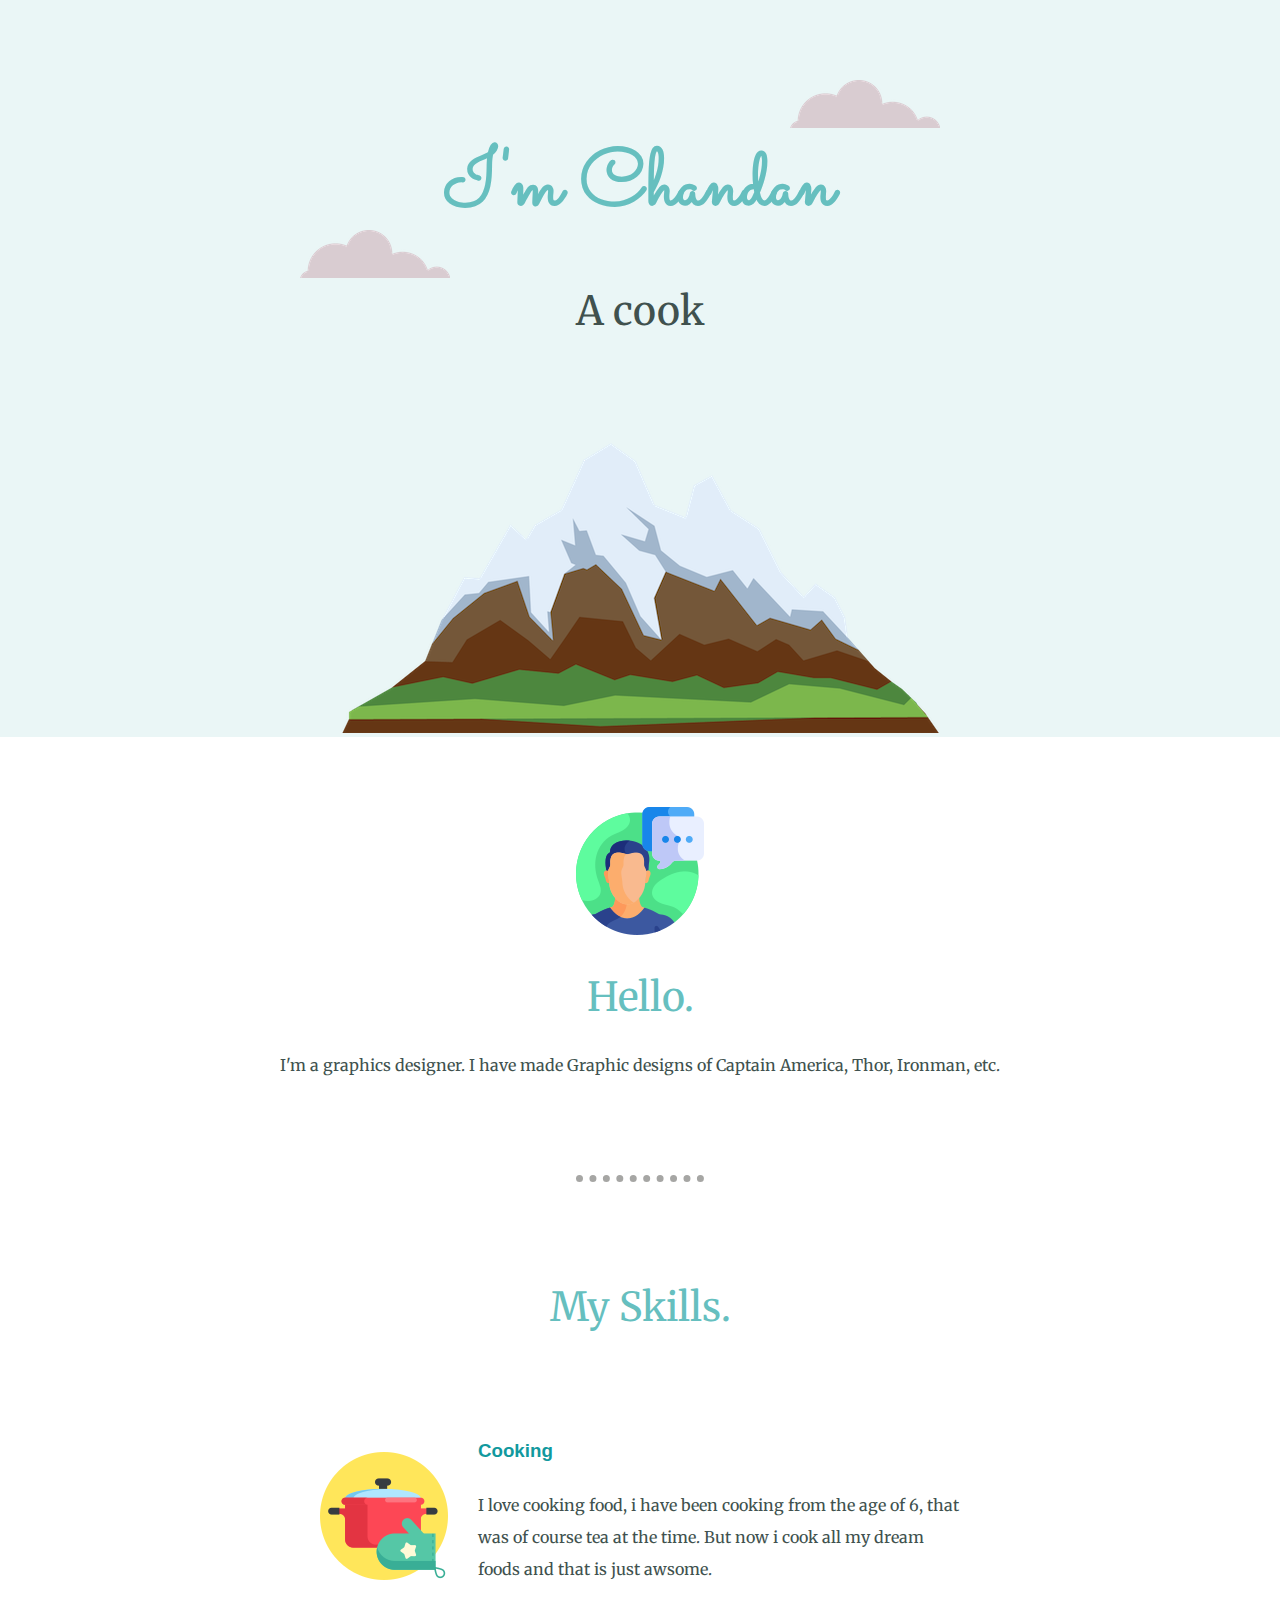
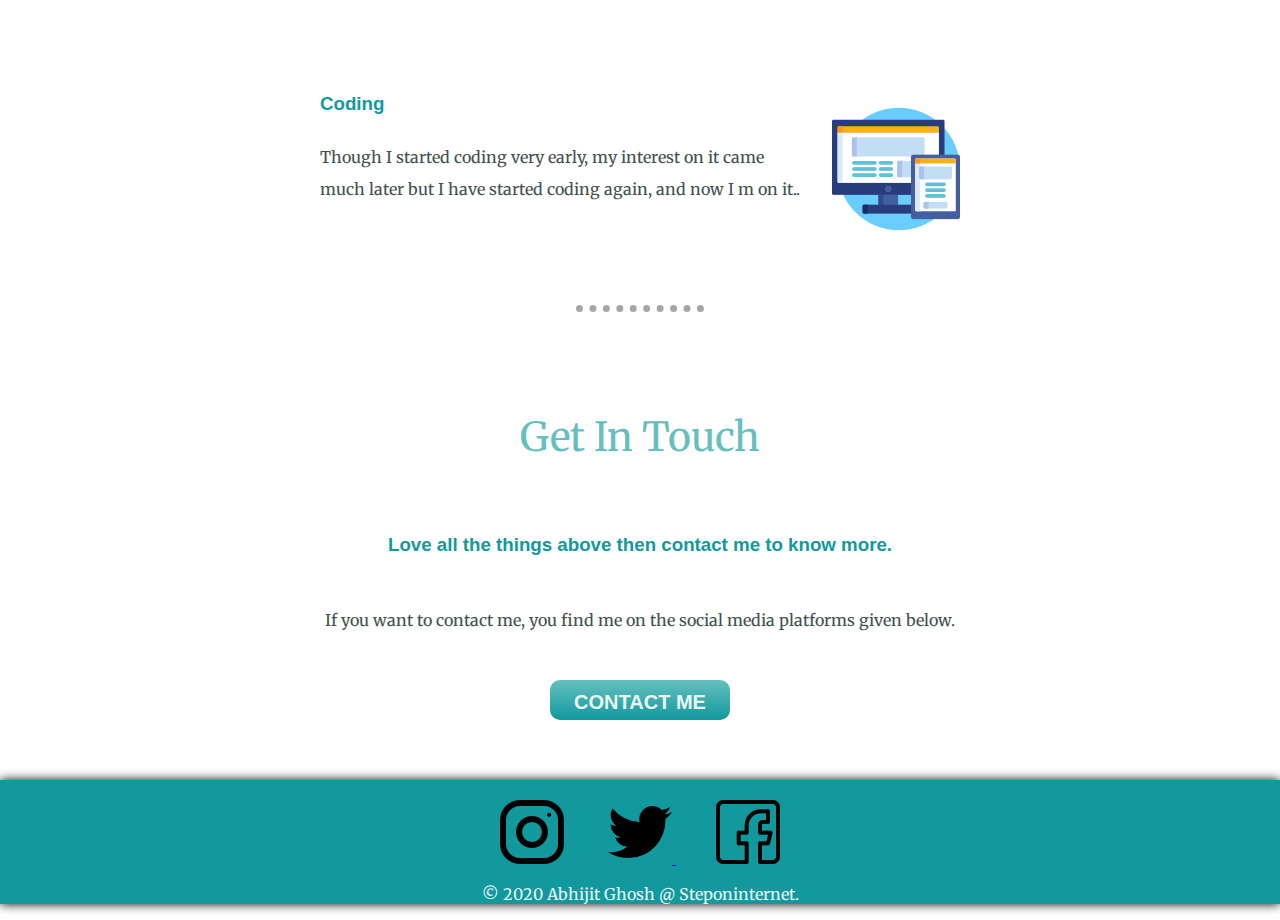
<file: index.html>
<!DOCTYPE html>
<html>

<head>
  <meta charset="utf-8">
  <title>Abhijit</title>
  <link rel="stylesheet" href="sundor/style.css">
  <link rel="icon" href="favicon.ico">
  <link href="https://fonts.googleapis.com/css2?family=Merriweather:ital@1&family=Sacramento&display=swap" rel="stylesheet">
</head>

<body>
  <div class="lineone">
    <img class="cloud1" src="images/cloud.png" alt="cloud image">
    <h1>I'm Chandan</h1>
    <h2>
      <p class="line">
       A cook
      </p>
    </h2>

    <img class="cloud2" src="images/cloud.png" alt="cloud image">
    <img class="mountain" src="images/mountain.png" alt="mountain image">

  </div>
  <div class="linetwo">


    <div class="profile">
      <img src="images/1.png" alt="profile image">
      <h2>Hello.</h2>
      <p>I'm a graphics designer. I have made Graphic designs of Captain America, Thor, Ironman, etc.</p>
    </div>
    <hr>
    <div class="skills">
      <h2>My Skills.</h2>
      <div class="skill-row">
        <img class="pot" src="images/pot.png" alt="skill image 1">
        <h3>Cooking</h3>
        <p class="cook-dis">I love cooking food, i have been cooking from the age of 6, that was of course tea at the time.
          But now i cook all my dream foods and that is just awsome.</p>
      </div>
      <div class="skill-row">
        <img class="comp" src="images/comp.png" alt="skill image 2">
        <h3>Coding</h3>
        <p class="comp-dis">Though I started coding very early, my interest on it came much later but I have started coding again, and now I m on it..</p>
      </div>
    </div>
    <hr>
    <div class="contact-me">
      <h2>Get In Touch</h2>
      <br>
      <h3>Love all the things above then contact me to know more.</h3>
      <br>
      <p>If you want to contact me, you find me on the social media platforms given below.</p>

      <div class="c">
        <a class="btn" href="mycontact.html">
          <button class="button" type="button">
            <h3 class="text">CONTACT ME</h3>
          </button>
        </a>
      </div>

    </div>
    <br>
  </div>

  <div class="rule">
    <br>

    <div class="linethree">
      <a class="footer-link-i" href="https://www.instagram.com"><img src="images/i.png" alt="insta link"></a>
      <a class="footer-link-t" href="https://www.twitter.com"><img src="images/t.png" alt="twitter link" </a>
        <a class="footer-link-f" href="https://www.facebook.com"><img src="images/fb.png" alt="facebook link"></a>
        <p class="footer1">© 2020 Abhijit Ghosh @ Steponinternet.</p>
    </div>
  </div>

</body>

</html>
</file>
<file: sundor/style.css>
body {
  margin: 0;
  text-align: center;
  font-family: "merriweather", serif;
}

.lineone {
  margin: 0 auto 0 auto;
  background-color: #eaf6f6;
  position: relative;
  padding-top: 90px;
}

.cloud1 {
  position: absolute;
  top: 80px;
  right: 340px;
}

.cloud2 {
  position: absolute;
  top: 230px;
  left: 300px;
}
h1 {
  font-size: 5rem;
  font-family: 'Sacramento', cursive;
  margin: 40px auto 0 auto;
  color: #66bfbf;
}
h2{
  font-size: 2.5rem;
  color: #66bfbf;
  font-weight: normal;
}
.line{
  font-weight: normal;
}
.linetwo{
  margin-top: 70px;
}
h3{
  color: #11999e;
    font-family: sans-serif;
    font-style: normal;
}
p {
  font-family: "merriweather", serif;
  color: #40514e;
}
.skill-row{
  width: 50%;
  margin: 100px auto 100px auto;
  text-align: left;
  line-height: 2;
}
.pot{
  float: left;
  margin-right: 30px;
  margin-top: 20px;
}
.comp{
  margin-left: 30px;
  float: right;
    margin-top: 20px;
}
.footer-link-t{
  padding-left: 40px;
  padding-right: 40px;

}
hr {

  border-style: dotted none none;
  border-color: #a6a6a4;
  border-width: 7px;
  width: 10%;
  margin: 100px auto 100px auto;

}
.rule{
  background-color: #11999e;
  box-shadow: 0 0 10px 0;
}
.button{
  background:linear-gradient(#66bfbf, #11999e);
  border-radius: 10px;
  border: none;
  width: 180px;
  height: 40px;
}
.text{
   color: #eaf6f6;
   margin-top: 0;
   padding:10px 0 0 0;
   font-size: 20px;
}
.c{
  margin: 50px 0 40px 0;

}


.text:hover{
    text-shadow: 0 0 5px #f6f6f6;
}


.footer1{
  color: #eaf6f6;
}
</file>
